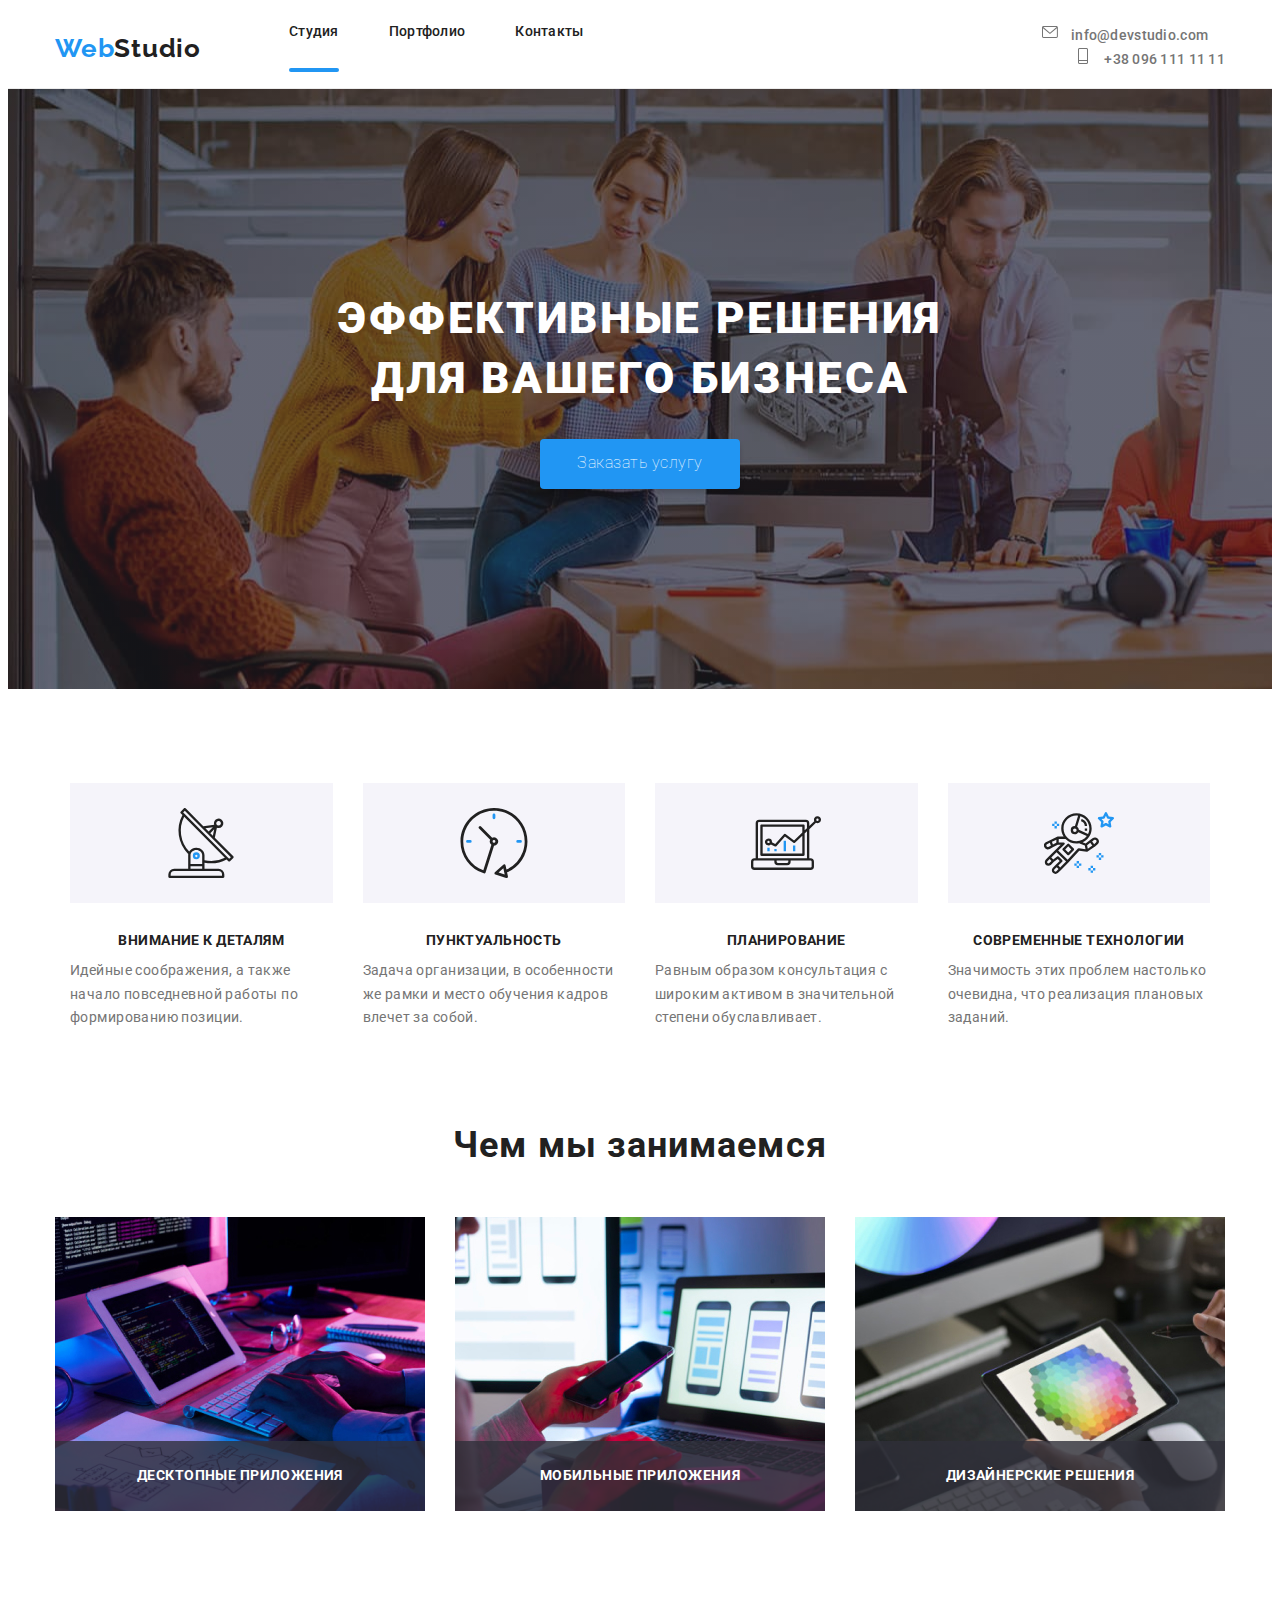
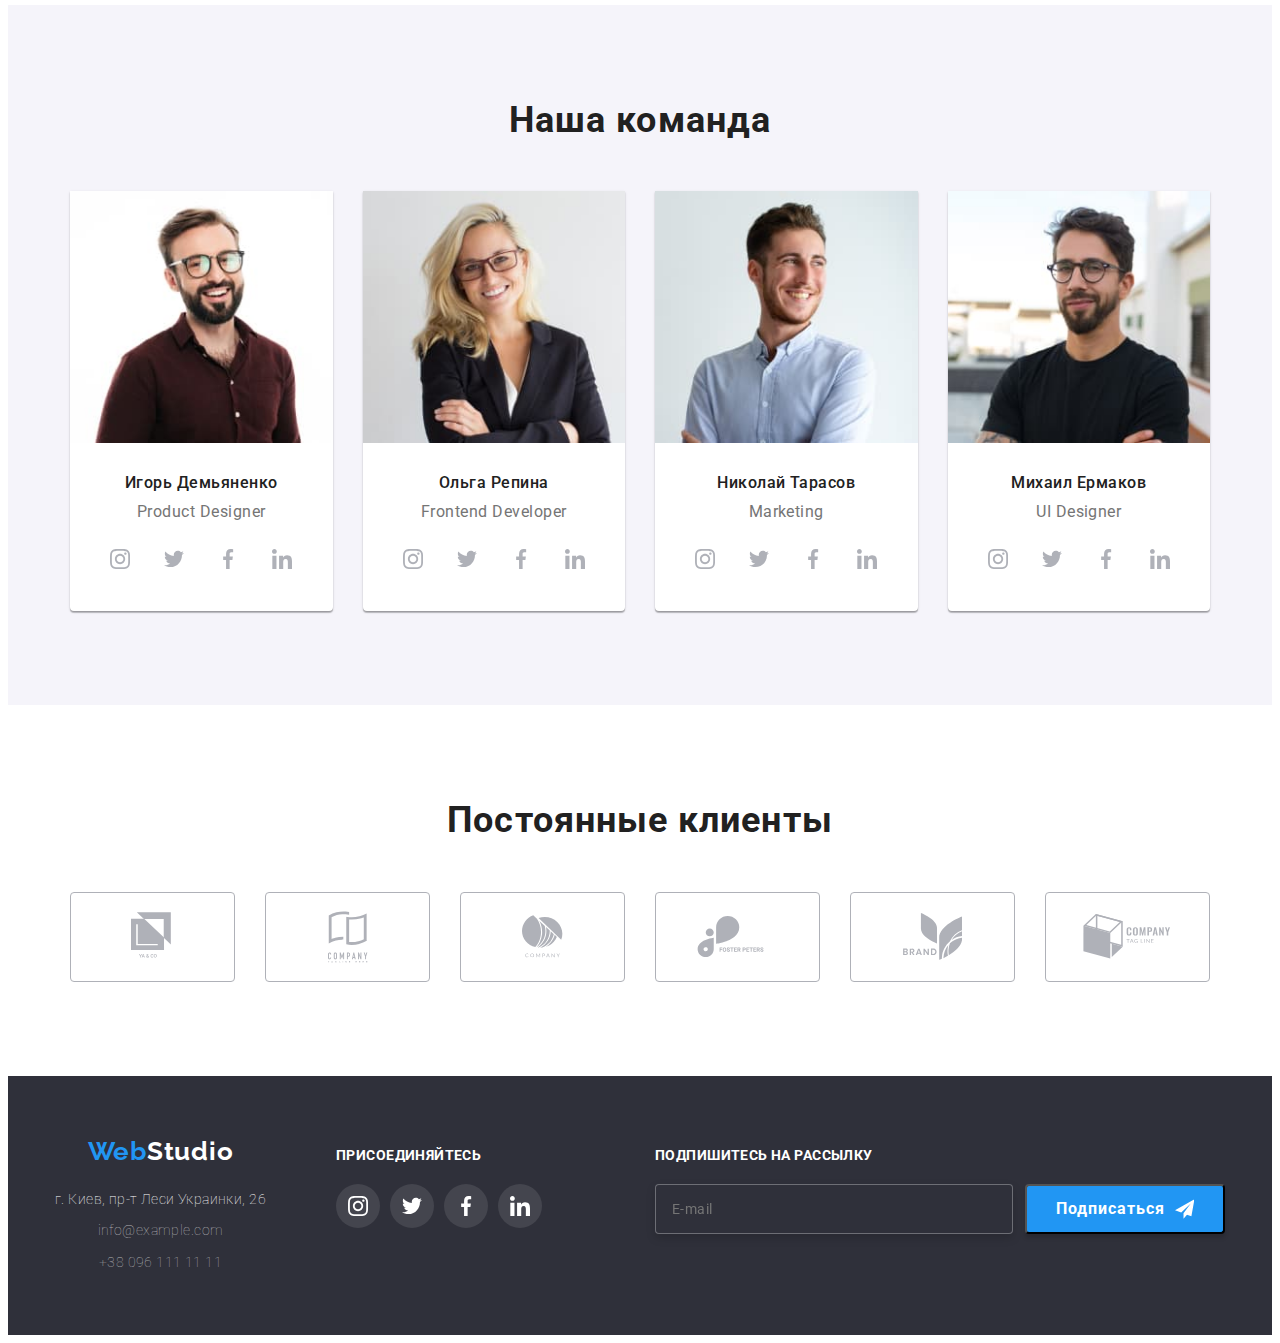
<file: index.html>
<!DOCTYPE html>
<html lang="ru">
<head>
    <meta charset="UTF-8">
    <meta name="viewport" content="width=device-width, initial-scale=1.0">
    <title>WebStudio</title>
    <link href="https://fonts.googleapis.com/css2?family=Roboto:wght@400;500;700;900&display=swap" rel="stylesheet">
    <link rel="stylesheet" href="https://cdnjs.cloudflare.com/ajax/libs/modern-normalize/1.0.0/modern-normalize.min.css"
        integrity="sha512-ISS7cAi1PEhQ8jnbJpJZMd29NlhNj4AWYyLOSp2CE/CsHxTCu+r+t0D2yoJudVrd0/8fTVPUVDzY5Tvli75u/g=="
        crossorigin="anonymous" />
    <link rel="stylesheet" href="./css/main.min.css">
</head>
<body>
    <header class="navigation">
        <div class="container">
            <nav class="main-nav">
                <a href="./index.html" class="logo">
                    <span class="logo logo-web">Web</span>Studio
                </a>
                <button 
                    type="button" 
                    class="menu-button"
                    aria-expanded="false" 
                    aria-controls="menu-container"
                    data-menu-button>
                    <svg 
                        width="40" 
                        height="40" 
                        aria-label="Переключатель мобильного меню"
                    >
                        <use class="icon-cross" href="./img/symbol-defs (2).svg#cross" />
                        <use class="icon-menu" href="./img/symbol-defs (2).svg#menu" />
                    </svg>
                </button>

                <div class="menu-container"
                id="menu-container"
                data-menu>
                    <ul class="site-nav list">
                        <li class="item psevdo-active">
                            <a href="./index.html" class="link menu-link current">Студия</a>
                        </li>
                        <li class="item">
                            <a href="./portfolio.html" class="link menu-link">Портфолио</a>
                        </li>
                        <li class="item">
                            <a href="" class="link menu-link">Контакты</a>
                        </li>
                    </ul>
                
                    <ul class="auth-nav list">
                        <li class="item">
                            <a href="mailto:info@devstudio.com" class="link contact-link">
                                <svg class="icon-contact">
                                    <use href="./img/symbol-defs (2).svg#icon-mail" />
                                </svg>
                                info@devstudio.com
                            </a>
                        </li>
                        <li class="item">
                            <a href="tel:+380961111111" class="link contact-link">
                                <svg class="icon-contact">
                                    <use href="./img/symbol-defs (2).svg#icon-tel" />
                                </svg>
                                +38 096 111 11 11
                            </a>
                        </li>
                    </ul>
                </div>
            </nav>
        </div>
    </header>

    <main>
        <section class="section hero-section">
            <div class="container">
                <h1 class="hero-title">Эффективные решения<br/>для вашего бизнеса</h1>
                <button class="button" type="button" data-modal-open>Заказать услугу</button>
            </div>
        </section>

        <section class="section">
            <h2 hidden>Направление</h2>
            <div class="container">
                <ul class="list-direction list">
                    <li class="item-direction icon-antenna">
                        <h3 class="directions">Внимание к деталям</h3>
                        <span>Идейные соображения, а также начало повседневной работы по формированию
                            позиции.</span>
                    </li>
                    <li class="item-direction icon-clock">
                        <h3 class="directions">Пунктуальность</h3>
                        <span>Задача организации, в особенности же рамки и место обучения кадров влечет за собой.</span>
                    </li>
                    <li class="item-direction icon-diagram">
                        <h3 class="directions">Планирование</h3>
                        <span>Равным образом консультация с широким активом в значительной степени обуславливает.</span>
                    </li>
                    <li class="item-direction icon-astronaut">
                        <h3 class="directions">Современные технологии</h3>
                        <span>Значимость этих проблем настолько очевидна, что реализация плановых заданий.</span>
                    </li>
                </ul>
            </div>
        </section>


        <section class="section section-todo">
            <div class="container">
                <h2 class="section-title">Чем мы занимаемся</h2>
                <ul class="list-todo list">
                    <li class="image-todo">
                        <img src="./img/about/notebook.jpg" 
                        height="294"
                        width="370"
                        alt="Прописывает код на компьютере" />
                        <p class="overlay-todo">Десктопные приложения</p>
                    </li>
                    <li class="image-todo">
                        <img src="./img/about/tel.jpg" 
                        height="294"
                        width="370"
                        alt="Проверка работоспособности на компьютере и телефоне" />
                        <p class="overlay-todo">Мобильные приложения</p>
                    </li>
                    <li class="image-todo">
                        <img src="./img/about/ipod.jpg" 
                        height="294"
                        width="370"                            
                        alt="Работает с планшетом" />
                        <p class="overlay-todo">Дизайнерские решения</p>
                    </li>
                </ul>
            </div>
        </section> 

        <section class="section team-section">
            <div class="container">
                <h2 class="section-title">Наша команда</h2>
                <ul class="list-team list">
                    <li class="team-item">
                        <picture>
                            <source srcset="./img/team/desktop/Igor_desk.jpg 1x, ./img/team/desktop/Igor_desk@2x.jpg 2x" 
                                media="(min-width: 1200px)" />
                            <source srcset="./img/team/tablet/Igor_tab.jpg 1x, ./img/team/tablet/Igor_tab@2x.jpg 2x" 
                                media="(min-width: 768px)" />
                            <source srcset="./img/team/mobile/Igor_mob.jpg 1x, ./img/team/mobile/Igor_mob@2x.jpg 2x"
                                media="(max-width: 767px)" />
                            <img class="image-team" src="./img/team/mobile/Igor_mob@1x.jpg 1x" alt="Дизайнер Игорь Демьяненко"/>
                        </picture>
                        <h3 class="name-team">Игорь Демьяненко</h3>
                        <p class="position">Product Designer</p>
                        <ul class="social-links list">
                            <li class="social-item">
                                <a class="social-link" href="https://www.instagram.com/" target="_blank" rel="noopener noreferrer">
                                    <svg class="social-icon">
                                        <use href="./img/symbol-defs (2).svg#icon-instagram-2" />
                                    </svg>
                                </a>
                            </li>
                            <li class="social-item">
                                <a class="social-link" href="https://www.twitter.com/" target="_blank" rel="noopener noreferrer">
                                    <svg class="social-icon">
                                        <use href="./img/symbol-defs (2).svg#icon-twitter-1" />
                                    </svg>
                                </a>
                            </li>
                            <li class="social-item">
                                <a class="social-link" href="https://www.facebook.com/" target="_blank" rel="noopener noreferrer">
                                    <svg class="social-icon">
                                        <use href="./img/symbol-defs (2).svg#icon-facebook-1" />
                                    </svg>
                                </a>
                            </li>
                            <li class="social-item">
                                <a class="social-link" href="https://www.linkedin.com/" target="_blank" rel="noopener noreferrer">
                                    <svg class="social-icon">
                                        <use href="./img/symbol-defs (2).svg#icon-linkedin-1" />
                                    </svg>
                                </a>
                            </li>
                        </ul>
                    </li>
                    <li class="team-item">
                        <picture>
                            <source srcset="./img/team/desktop/Olga_desk.jpg 1x, ./img/team/desktop/Olga_desk@2x.jpg 2x"
                                media="(min-width: 1200px)" />
                            <source srcset="./img/team/tablet/Olga_tab.jpg 1x, ./img/team/tablet/Olga_tab@2x.jpg 2x"
                                media="(min-width: 768px)" />
                            <source srcset="./img/team/mobile/Olga_mob.jpg 1x, ./img/team/mobile/Olga_mob@2x.jpg 2x"
                                media="(max-width: 767px)" />
                            <img class="image-team" src="./img/team/mobile/Olga_mob.jpg 1x" alt="Разработчик Ольга Репина" />
                        </picture>
                        <h3 class="name-team">Ольга Репина</h3>
                        <p class="position">Frontend Developer</p>
                        <ul class="social-links list">
                            <li class="social-item">
                                <a class="social-link" href="https://www.instagram.com/" target="_blank" rel="noopener noreferrer">
                                    <svg class="social-icon">
                                        <use href="./img/symbol-defs (2).svg#icon-instagram-2" />
                                    </svg>
                                </a>
                            </li>
                            <li class="social-item">
                                <a class="social-link" href="https://www.twitter.com/" target="_blank" rel="noopener noreferrer">
                                    <svg class="social-icon">
                                        <use href="./img/symbol-defs (2).svg#icon-twitter-1" />
                                    </svg>
                                </a>
                            </li>
                            <li class="social-item">
                                <a class="social-link" href="https://www.facebook.com/" target="_blank" rel="noopener noreferrer">
                                    <svg class="social-icon">
                                        <use href="./img/symbol-defs (2).svg#icon-facebook-1" />
                                    </svg>
                                </a>
                            </li>
                            <li class="social-item">
                                <a class="social-link" href="https://www.linkedin.com/" target="_blank" rel="noopener noreferrer">
                                    <svg class="social-icon">
                                        <use href="./img/symbol-defs (2).svg#icon-linkedin-1" />
                                    </svg>
                                </a>
                            </li>
                        </ul>
                    </li>
                    <li class="team-item">
                        <picture>
                            <source srcset="./img/team/desktop/Nikolay_desk.jpg 1x, ./img/team/desktop/Nikolay_desk@2x.jpg 2x"
                                media="(min-width: 1200px)" />
                            <source srcset="./img/team/tablet/Nikolay_tab.jpg 1x, ./img/team/tablet/Nikolay_tab@2x.jpg 2x"
                                media="(min-width: 768px)" />
                            <source srcset="./img/team/mobile/Nikolay_mob.jpg 1x, ./img/team/mobile/Nikolay_mob@2x.jpg 2x"
                                media="(max-width: 767px)" />
                            <img class="image-team" src="./img/team/mobile/Nikolay_mob.jpg 1x" alt="Маркетолог Николай Тарасов" />
                        </picture>
                        <h3 class="name-team">Николай Тарасов</h3>
                        <p class="position">Marketing</p>
                        <ul class="social-links list">
                            <li class="social-item">
                                <a class="social-link" href="https://www.instagram.com/" target="_blank" rel="noopener noreferrer">
                                    <svg class="social-icon">
                                        <use href="./img/symbol-defs (2).svg#icon-instagram-2" />
                                    </svg>
                                </a>
                            </li>
                            <li class="social-item">
                                <a class="social-link" href="https://www.twitter.com/" target="_blank" rel="noopener noreferrer">
                                    <svg class="social-icon">
                                        <use href="./img/symbol-defs (2).svg#icon-twitter-1" />
                                    </svg>
                                </a>
                            </li>
                            <li class="social-item">
                                <a class="social-link" href="https://www.facebook.com/" target="_blank" rel="noopener noreferrer">
                                    <svg class="social-icon">
                                        <use href="./img/symbol-defs (2).svg#icon-facebook-1" />
                                    </svg>
                                </a>
                            </li>
                            <li class="social-item">
                                <a class="social-link" href="https://www.linkedin.com/" target="_blank" rel="noopener noreferrer">
                                    <svg class="social-icon">
                                        <use href="./img/symbol-defs (2).svg#icon-linkedin-1" />
                                    </svg>
                                </a>
                            </li>
                        </ul>
                    </li>
                    <li class="team-item">
                        <picture>
                            <source srcset="./img/team/desktop/Michael_desk.jpg 1x, ./img/team/desktop/Michael_desk@2x.jpg 2x"
                                media="(min-width: 1200px)" />
                            <source srcset="./img/team/tablet/Michael_tab.jpg 1x, ./img/team/tablet/Michael_tab@2x.jpg 2x"
                                media="(min-width: 768px)" />
                            <source srcset="./img/team/mobile/Michael_mob.jpg 1x, ./img/team/mobile/Michael_mob@2x.jpg 2x"
                                media="(max-width: 767px)" />
                            <img class="image-team" src="./img/team/mobile/Michael_mob.jpg 1x" alt="Дизайнер Михаил Ермаков" />
                        </picture>
                        <h3 class="name-team">Михаил Ермаков</h3>
                        <p class="position">UI Designer</p>
                        <ul class="social-links list">
                            <li class="social-item">
                                <a class="social-link" href="https://www.instagram.com/" target="_blank" rel="noopener noreferrer">
                                    <svg class="social-icon">
                                        <use href="./img/symbol-defs (2).svg#icon-instagram-2" />
                                    </svg>
                                </a>
                            </li>
                            <li class="social-item">
                                <a class="social-link" href="https://www.twitter.com/" target="_blank" rel="noopener noreferrer">
                                    <svg class="social-icon">
                                        <use href="./img/symbol-defs (2).svg#icon-twitter-1" />
                                    </svg>
                                </a>
                            </li>
                            <li class="social-item">
                                <a class="social-link" href="https://www.facebook.com/" target="_blank" rel="noopener noreferrer">
                                    <svg class="social-icon">
                                        <use href="./img/symbol-defs (2).svg#icon-facebook-1" />
                                    </svg>
                                </a>
                            </li>
                            <li class="social-item">
                                <a class="social-link" href="https://www.linkedin.com/" target="_blank" rel="noopener noreferrer">
                                    <svg class="social-icon">
                                        <use href="./img/symbol-defs (2).svg#icon-linkedin-1" />
                                    </svg>
                                </a>
                            </li>
                        </ul>
                    </li>
                </ul>
            </div>
        </section>

        <section class="section">
            <div class="container">
                <h2 class="section-title">Постоянные клиенты</h2>
                <ul class="list customers">
                    <li class="customer-item">
                        <a class="customer-link link" href="">
                            <svg class="icon-customer icon-yaco">
                                <use href="./img/symbol-defs (2).svg#icon-yaco" />
                            </svg>
                        </a>
                    </li>
                    <li class="customer-item">
                        <a class="customer-link" href="">
                            <svg class="icon-customer icon-company_tag_here">
                                <use href="./img/symbol-defs (2).svg#icon-company_tag_here" />
                            </svg>
                        </a>
                    </li>
                    <li class="customer-item">
                        <a class="customer-link" href="">
                            <svg class="icon-customer icon-company">
                                <use href="./img/symbol-defs (2).svg#icon-company" />
                            </svg>
                        </a>
                    </li>
                    <li class="customer-item">
                        <a class="customer-link" href="">
                            <svg class="icon-customer icon-foster_peters">
                                <use href="./img/symbol-defs (2).svg#icon-foster_peters" />
                            </svg>
                        </a>
                    </li>
                    <li class="customer-item">
                        <a class="customer-link" href="">
                            <svg class="icon-customer icon-brand">
                                <use href="./img/symbol-defs (2).svg#icon-brand" />
                            </svg>
                        </a>
                    </li>
                    <li class="customer-item">
                        <a class="customer-link" href="">
                            <svg class="icon-customer icon-company_tag_line">
                                <use href="./img/symbol-defs (2).svg#icon-company_tag_line" />
                            </svg>
                        </a>
                    </li>
                </ul>
            </div>
        </section>
    </main>

    <footer class="footer">
        <div class="container">
        <div class="footer-contact-part">
            <div class="footer-widget">
                <p class="logo-footer"><a href="" class="logo-white logo">
                    <span class="logo logo-web">Web</span>Studio</a>
                </p>
                <ul class="list footer-list">
                    <li class="footer-contacts-link">
                        <a href="https://goo.gl/maps/QSxvcTna7RhHoLni9" target="blank" rel="noopener noreferer" class="link adress">г. Киев, пр-т Леси Украинки, 26</a></li>
                    <li class="footer-contacts-link">
                        <a href="mailto:info@example.com" class="link footer-contacts">info@example.com</a></li>
                    <li class="footer-contacts-link">
                        <a href="tel:+380991111111" class="link footer-contacts">+38 096 111 11 11</a></li>
                </ul>
            </div>
            <div class="footer-links">
                <h2 class="join">Присоединяйтесь</h2>
                <ul class="social-links list">
                        <li class="social-item-footer">
                            <a class="social-link-footer" href="https://www.instagram.com/" target="_blank" rel="noopener noreferrer">
                                <svg class="social-icon-footer">
                                    <use href="./img/symbol-defs (2).svg#icon-instagram-2" />
                                </svg>
                            </a>
                        </li>
                        <li class="social-item">
                            <a class="social-link-footer" href="https://www.twitter.com/" target="_blank" rel="noopener noreferrer">
                                <svg class="social-icon-footer">
                                    <use href="./img/symbol-defs (2).svg#icon-twitter-1" />
                                </svg>
                            </a>
                        </li>
                        <li class="social-item">
                            <a class="social-link-footer" href="https://www.facebook.com/" target="_blank" rel="noopener noreferrer">
                                <svg class="social-icon-footer">
                                    <use href="./img/symbol-defs (2).svg#icon-facebook-1" />
                                </svg>
                            </a>
                        </li>
                        <li class="social-item">
                            <a class="social-link-footer" href="https://www.linkedin.com/" target="_blank" rel="noopener noreferrer">
                                <svg class="social-icon-footer">
                                    <use href="./img/symbol-defs (2).svg#icon-linkedin-1" />
                                </svg>
                            </a>
                        </li>
                </ul>
            </div>
        </div>
        <div class="subscribe">
            <h2 class="join">Подпишитесь на рассылку</h2>
            <form class="subscribe-form" action="./telegram.php" method="POST" >
                <input class="subscribe-input" type="e-mail" name="user_mail" placeholder="E-mail" />
                <button type="submit" class="subscribe-button">Подписаться
                    <svg class="icon-send">
                    <use href="./img/symbol-defs (2).svg#icon-send" />
                    </svg>
                </button>
            </form>
        </div>
        </div>
    </footer>

    <div class="backdrop is-hidden" data-modal>
        <div class="modal">
            <button class="btn-close" type="button" data-modal-close>
                <svg class="img-close">
                    <use href="./img/symbol-defs (2).svg#modal-window" />
                </svg>
            </button>
            <h3 class="request-title">Оставьте свои данные, мы вам перезвоним</h3>
            <form class="request-form">
                <ul class="list list-request">
                <li class="form-field">
                    <label for="name" class="label-form">Имя</label>
                    <input class="input-form" type="text" name="name" id="name" />
                    <svg class="name-icon">
                        <use href="./img/symbol-defs (2).svg#name" />
                    </svg>
                </li>
                <li class="form-field">
                    <label for="tel" class="label-form">Телефон</label>
                    <input class="input-form" type="tel" name="tel" id="tel" />
                    <svg class="name-icon">
                        <use href="./img/symbol-defs (2).svg#tel" />
                    </svg>
                </li>
                <li class="form-field">
                    <label for="mail" class="label-form">Почта</label>
                    <input class="input-form" type="email" name="mail" id="mail" />
                    <svg class="name-icon">
                        <use href="./img/symbol-defs (2).svg#mail" />
                    </svg>
                </li>
                <li class="form-field">
                    <label for="comment" class="label-form">Комментарий</label>
                    <textarea class="textarea-form" name="comment" id="comment" placeholder="Введите текст"></textarea>
                </li>
            </ul>
                <label class="label-check">
                    <input class="checkbox" type="checkbox" name="" />
                    <span class="icon"></span>
                    Соглашаюсь с рассылкой и принимаю
                        <a class="conditions" href="">Условия договора</a>
                </label>

                <div class="form-button">
                    <button class="button form-button" type="submit">Отправить</button>
                </div>
            </form>
            
        </div>
    </div>
    <script src="./js/menu.js"></script>
    <script src="./js/modal.js"></script>

</body>
</html>
</file>
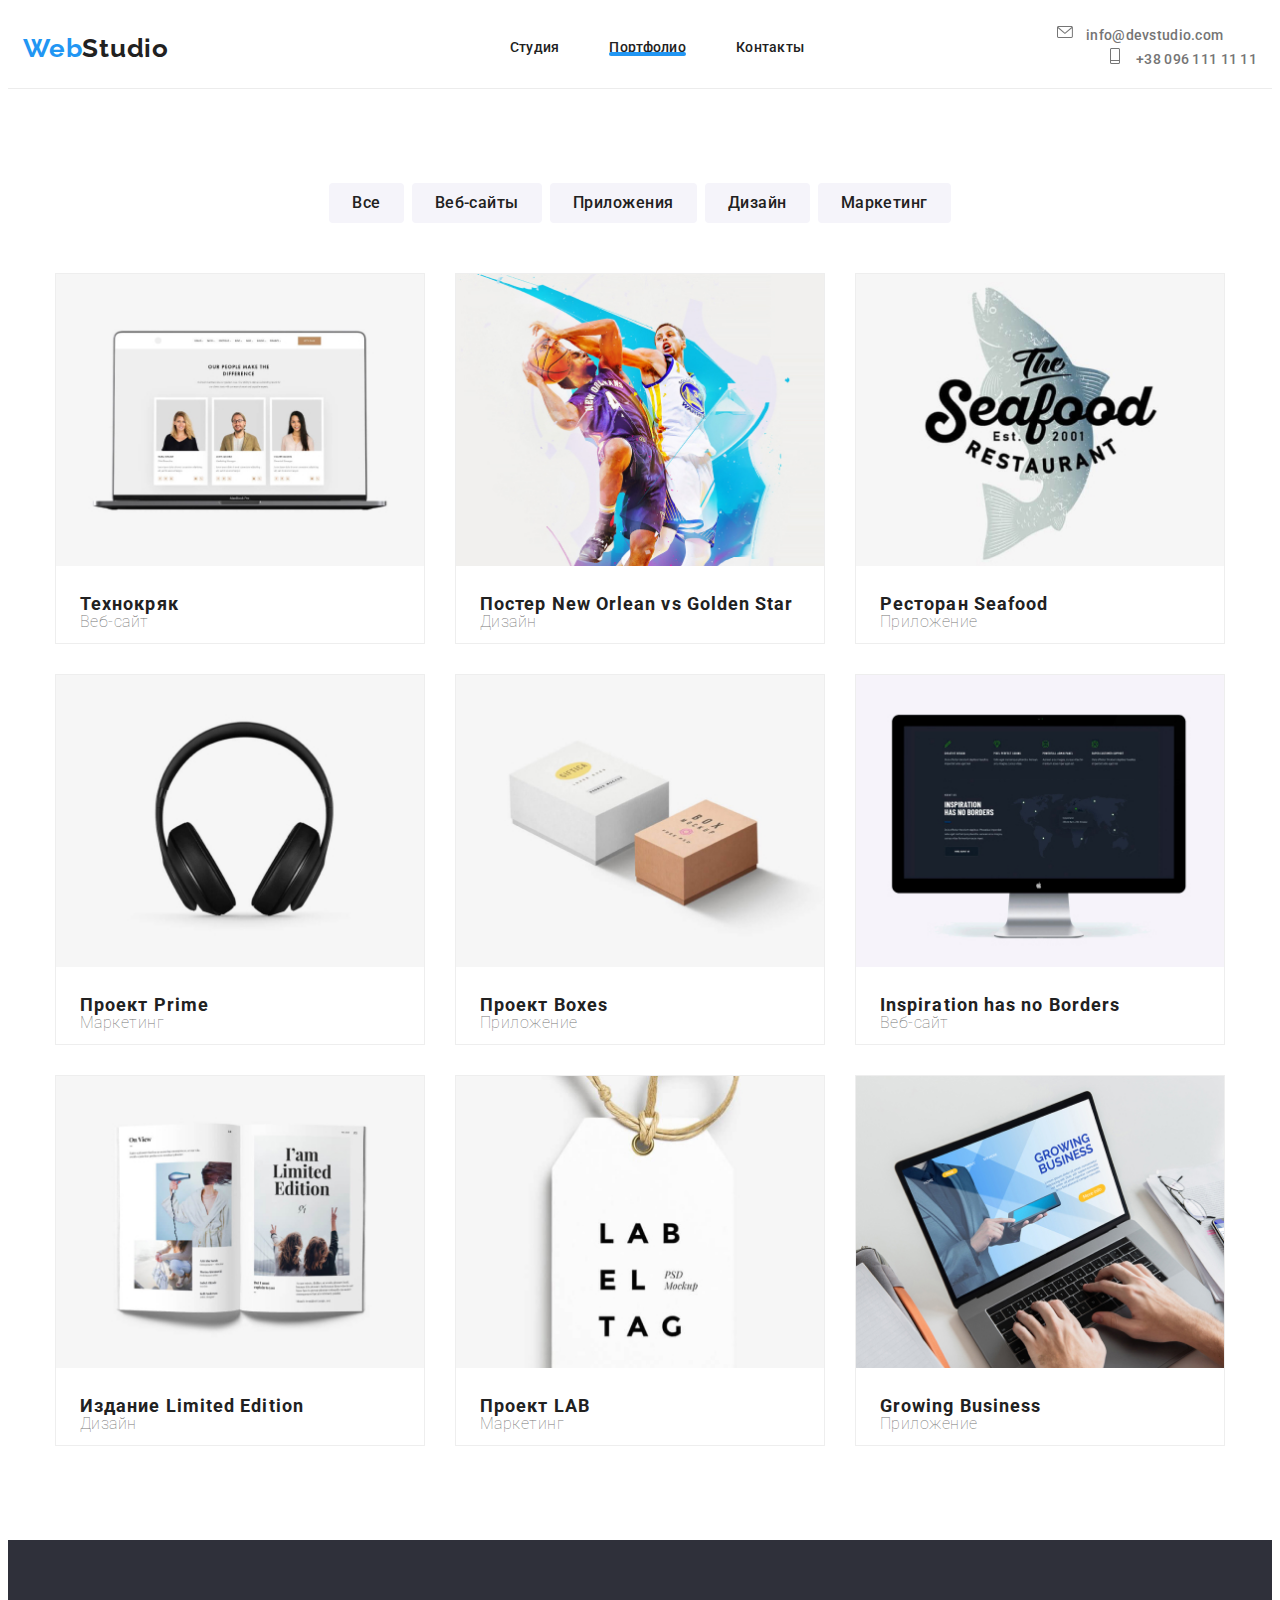
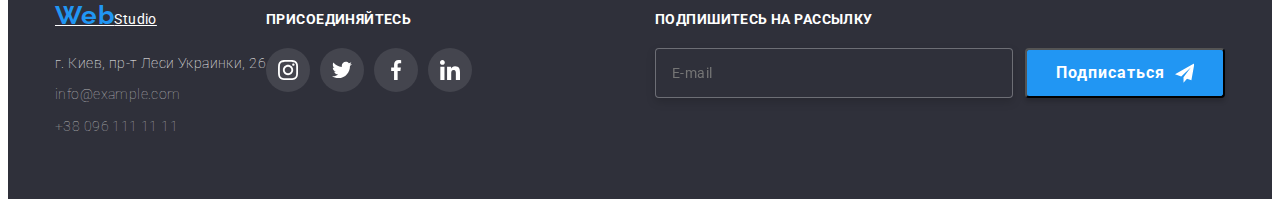
<file: portfolio.html>
<!DOCTYPE html>
<html lang="ru">

<head>
  <meta charset="UTF-8">
  <meta name="viewport" content="width=device-width, initial-scale=1.0">
  <title>WebStudio</title>
  <link href="https://fonts.googleapis.com/css2?family=Roboto:wght@400;500;700;900&display=swap" rel="stylesheet">
  <link rel="stylesheet" href="https://cdnjs.cloudflare.com/ajax/libs/modern-normalize/1.0.0/modern-normalize.min.css"
    integrity="sha512-ISS7cAi1PEhQ8jnbJpJZMd29NlhNj4AWYyLOSp2CE/CsHxTCu+r+t0D2yoJudVrd0/8fTVPUVDzY5Tvli75u/g=="
    crossorigin="anonymous" />
  <link rel="stylesheet" href="./css/portfolio.min.css">
</head>

<body>
    <header class="navigation">
      <nav class="container main-nav">
        <a href="./index.html" class="logo">
          <span class="logo logo-web">Web</span>Studio
        </a>
    
        <ul class="site-nav list">
          <li class="item">
            <a href="./index.html" class="link menu-link">Студия</a>
          </li>
          <li class="item psevdo-active">
            <a href="./portfolio.html" class="link menu-link current">Портфолио</a>
          </li>
          <li class="item">
            <a href="" class="link menu-link">Контакты</a>
          </li>
        </ul>
    
        <ul class="auth-nav list">
          <li class="item">
            <a href="mailto:info@devstudio.com" class="link contact-link">
              <svg class="icon-contact">
                <use href="./img/symbol-defs (2).svg#icon-mail" />
              </svg>
              info@devstudio.com
            </a>
          </li>
          <li class="item">
            <a href="tel:+380961111111" class="link contact-link">
              <svg class="icon-contact">
                <use href="./img/symbol-defs (2).svg#icon-tel" />
              </svg>
              +38 096 111 11 11
            </a>
          </li>
        </ul>
    
      </nav>
    </header>



  <main>
    <section>
      <div class="prod-container container">
          <h1 hidden>Работы</h1>
            <ul class="list-direction-port list">
              <li class="button-menu-list"><button class="list-button" type="button">Все</button></li>
              <li class="button-menu-list"><button class="list-button" type="button">Веб-сайты</button></li>
              <li class="button-menu-list"><button class="list-button" type="button">Приложения</button></li>
              <li class="button-menu-list"><button class="list-button" type="button">Дизайн</button></li>
              <li class="button-menu-list"><button class="list-button" type="button">Маркетинг</button></li>
            </ul>

          <ul class="list-products list">
            <li class="products">
              <a class="prod-link link" href="">
                <div class="overlay-cotainer">
                  <img src="./img/portfolio/technokryak.jpg" 
                  height="294"
                  width="370"
                  alt="Технокряк" />
                  <p class="product-overlay">Технокряк это современная площадка распространения коронавируса. Компании используют эту платформу для цифрового
                  шпионажа и атак на защищённые сервера конкурентов.</p>
                </div>
                <div class="description">
                  <h2 class="product-name">Технокряк</h2>
                  <p class="category">Веб-сайт</p>
                </div>
              </a>
            </li>
            <li class="products">
              <a class="prod-link link" href="">
                <div class="overlay-cotainer">
                  <img src="./img/portfolio/poster.jpg" 
                  height="294"
                  width="370"
                  alt="Постер" />
                  <p class="product-overlay">Технокряк это современная площадка распространения коронавируса. Компании используют эту
                    платформу для цифрового
                    шпионажа и атак на защищённые сервера конкурентов.</p>
                </div>
                <div class="description">
                  <h2 class="product-name">Постер New Orlean vs Golden Star</h2>
                  <p class="category">Дизайн</p>
                </div>
              </a>
            </li>
            <li class="products">
              <a class="prod-link link" href="">
                <div class="overlay-cotainer">
                  <img src="./img/portfolio/restaurant.jpg" 
                  height="294"
                  width="370"
                  alt="Логотип ресторана" />
                  <p class="product-overlay">Технокряк это современная площадка распространения коронавируса. Компании используют эту
                    платформу для цифрового
                    шпионажа и атак на защищённые сервера конкурентов.</p>
                </div>
                <div class="description">
                  <h2 class="product-name">Ресторан Seafood</h2>
                  <p class="category">Приложение</p>
                </div>
              </a>
            </li>
            <li class="products">
              <a class="prod-link link" href="">
                <div class="overlay-cotainer">
                  <img src="./img/portfolio/prime.jpg" 
                  height="294"
                  width="370"
                  alt="Наушники" />
                  <p class="product-overlay">Технокряк это современная площадка распространения коронавируса. Компании используют эту
                    платформу для цифрового
                    шпионажа и атак на защищённые сервера конкурентов.</p>
                </div>
                <div class="description">
                  <h2 class="product-name">Проект Prime</h2>
                  <p class="category">Маркетинг</p>
                </div>
              </a>
            </li>
            <li class="products">
              <a class="prod-link link" href="">
                <div class="overlay-cotainer">
                  <img src="./img/portfolio/boxes.jpg"
                  height="294"
                  width="370"
                  alt="Коробки" />
                  <p class="product-overlay">Технокряк это современная площадка распространения коронавируса. Компании используют эту
                    платформу для цифрового
                    шпионажа и атак на защищённые сервера конкурентов.</p>
                </div>
                <div class="description">
                  <h2 class="product-name">Проект Boxes</h2>
                  <p class="category">Приложение</p>
                </div>
              </a>
            </li>
            <li class="products">
              <a class="prod-link link" href="">
                <div class="overlay-cotainer">
                  <img src="./img/portfolio/no-borders.jpg" 
                  height="294"
                  width="370"
                  alt="Монитор" />
                  <p class="product-overlay">Технокряк это современная площадка распространения коронавируса. Компании используют эту
                    платформу для цифрового
                    шпионажа и атак на защищённые сервера конкурентов.</p>
                </div>
                <div class="description">
                  <h2 class="product-name">Inspiration has no Borders</h2>
                  <p class="category">Веб-сайт</p>
                </div>
              </a>
            </li>
            <li class="products">
              <a class="prod-link link" href="">
                <div class="overlay-cotainer">
                  <img src="./img/portfolio/lim-edition.jpg" 
                  height="294"
                  width="370"
                  alt="Книга" />
                  <p class="product-overlay">Технокряк это современная площадка распространения коронавируса. Компании используют эту
                    платформу для цифрового
                    шпионажа и атак на защищённые сервера конкурентов.</p>
                </div>
                <div class="description">
                  <h2 class="product-name">Издание Limited Edition</h2>
                  <p class="category">Дизайн</p>
                </div>
              </a>
            </li>
            <li class="products">
              <a class="prod-link link" href="">
                <div class="overlay-cotainer">
                  <img src="./img/portfolio/lab.jpg" 
                  height="294"
                  width="370"
                  alt="Лого" />
                  <p class="product-overlay">Технокряк это современная площадка распространения коронавируса. Компании используют эту
                    платформу для цифрового
                    шпионажа и атак на защищённые сервера конкурентов.</p>
                </div>
                <div class="description">
                  <h2 class="product-name">Проект LAB</h2>
                  <p class="category">Маркетинг</p>
                </div>
              </a>
            </li>
            <li class="products">
              <a class="prod-link link" href="">
                <div class="overlay-cotainer">
                  <img src="./img/portfolio/growing.jpg" 
                  height="294"
                  width="370"
                  alt="Ноутбук" />
                  <p class="product-overlay">Технокряк это современная площадка распространения коронавируса. Компании используют эту
                    платформу для цифрового
                    шпионажа и атак на защищённые сервера конкурентов.</p>
                </div>
                <div class="description">
                  <h2 class="product-name">Growing Business</h2>
                  <p class="category">Приложение</p>
                </div>
              </a>
            </li>
          </ul>
      </div>
    </section>
  </main>

    <footer class="footer">
      <div class="container footer-container">
        <div>
          <div class="logo-footer">
            <p><a href="" class="logo-white">
                <span class="logo logo-web">Web</span>Studio</a> </p>
          </div>
          <div>
            <ul class="list">
              <li class="footer-contacts-link">
                <a href="https://goo.gl/maps/QSxvcTna7RhHoLni9" target="blank" rel="noopener noreferer"
                  class="link adress">г. Киев, пр-т Леси Украинки, 26</a></li>
              <li class="footer-contacts-link">
                <a href="mailto:info@example.com" class="link footer-contacts">info@example.com</a></li>
              <li class="footer-contacts-link">
                <a href="tel:+380991111111" class="link footer-contacts">+38 096 111 11 11</a></li>
            </ul>
          </div>
        </div>
        <div class="footer-links">
          <h2 class="join">Присоединяйтесь</h2>
          <ul class="social-links list">
            <li class="social-item-footer">
              <a class="social-link-footer" href="https://www.instagram.com/" target="_blank" rel="noopener noreferrer">
                <svg class="social-icon-footer">
                  <use href="./img/symbol-defs (2).svg#icon-instagram-2" />
                </svg>
              </a>
            </li>
            <li class="social-item">
              <a class="social-link-footer" href="https://www.twitter.com/" target="_blank" rel="noopener noreferrer">
                <svg class="social-icon-footer">
                  <use href="./img/symbol-defs (2).svg#icon-twitter-1" />
                </svg>
              </a>
            </li>
            <li class="social-item">
              <a class="social-link-footer" href="https://www.facebook.com/" target="_blank" rel="noopener noreferrer">
                <svg class="social-icon-footer">
                  <use href="./img/symbol-defs (2).svg#icon-facebook-1" />
                </svg>
              </a>
            </li>
            <li class="social-item">
              <a class="social-link-footer" href="https://www.linkedin.com/" target="_blank" rel="noopener noreferrer">
                <svg class="social-icon-footer">
                  <use href="./img/symbol-defs (2).svg#icon-linkedin-1" />
                </svg>
              </a>
            </li>
          </ul>
        </div>
        <div class="subscribe">
          <h2 class="join">Подпишитесь на рассылку</h2>
          <form class="subscribe-form" action="./telegram.php" method="POST">
            <!-- <a class="subscribe-form"> -->
            <input class="subscribe-input" type="e-mail" name="user_mail" placeholder="E-mail" />
            <!-- <div class="subscribe-but"> -->
            <button type="submit" class="subscribe-button">Подписаться
              <svg class="icon-send">
                <use href="./img/symbol-defs (2).svg#icon-send" />
              </svg>
            </button>
            <!-- </div> -->
            <!-- </a> -->
          </form>
        </div>
      </div>
    </footer>
</body>
</html>
</file>
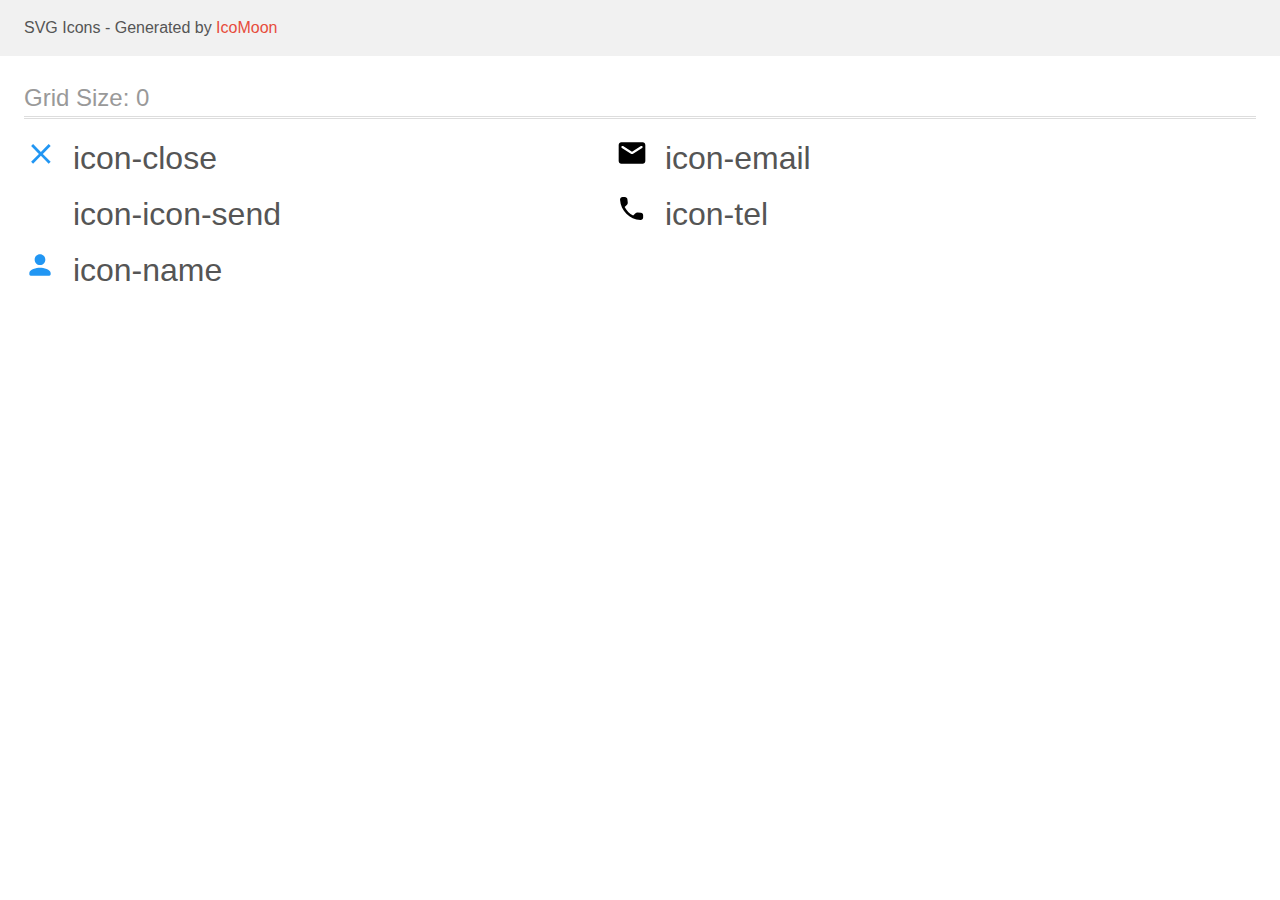
<file: img/icomoon/demo.html>
<!doctype html>
<html>
<head>
    <title>IcoMoon - SVG Icons</title>
    <meta charset="utf-8">
    <meta name="viewport" content="width=device-width, initial-scale=1">
    <link rel="stylesheet" href="demo-files/demo.css">
    <link rel="stylesheet" href="style.css">
</head>
<body>
<svg aria-hidden="true" style="position: absolute; width: 0; height: 0; overflow: hidden;" version="1.1" xmlns="http://www.w3.org/2000/svg" xmlns:xlink="http://www.w3.org/1999/xlink">
<defs>
<symbol id="icon-close" viewBox="0 0 32 32">
<path fill="#2196f3" style="fill: var(--color1, #2196f3)" d="M26.667 9.081l-1.97-1.97-7.808 7.808-7.808-7.808-1.97 1.97 7.808 7.808-7.808 7.808 1.97 1.97 7.808-7.808 7.808 7.808 1.97-1.97-7.808-7.808 7.808-7.808z"></path>
</symbol>
<symbol id="icon-email" viewBox="0 0 32 32">
<path d="M26.667 5.333h-21.333c-1.467 0-2.653 1.2-2.653 2.667l-0.013 16c0 1.467 1.2 2.667 2.667 2.667h21.333c1.467 0 2.667-1.2 2.667-2.667v-16c0-1.467-1.2-2.667-2.667-2.667zM26.133 11l-9.427 5.893c-0.427 0.267-0.987 0.267-1.413 0l-9.427-5.893c-0.333-0.213-0.533-0.573-0.533-0.96 0-0.893 0.973-1.427 1.733-0.96l8.933 5.587 8.933-5.587c0.76-0.467 1.733 0.067 1.733 0.96 0 0.387-0.2 0.747-0.533 0.96z"></path>
</symbol>
<symbol id="icon-icon-send" viewBox="0 0 32 32">
<path fill="#fff" style="fill: var(--color2, #fff)" d="M32 0l-32 18 10.227 3.788 15.773-14.788-11.998 16.186 0.010 0.004-0.012-0.004v8.814l5.735-6.691 7.265 2.691 5-28z"></path>
</symbol>
<symbol id="icon-tel" viewBox="0 0 32 32">
<path d="M24.882 19.773l-3.268-0.373c-0.785-0.090-1.557 0.18-2.11 0.733l-2.367 2.367c-3.641-1.853-6.626-4.825-8.478-8.478l2.38-2.38c0.553-0.553 0.823-1.325 0.733-2.11l-0.373-3.242c-0.154-1.299-1.248-2.277-2.56-2.277h-2.226c-1.454 0-2.663 1.209-2.573 2.663 0.682 10.987 9.469 19.761 20.443 20.443 1.454 0.090 2.663-1.119 2.663-2.573v-2.226c0.013-1.299-0.965-2.393-2.264-2.547z"></path>
</symbol>
<symbol id="icon-name" viewBox="0 0 32 32">
<path fill="#2196f3" style="fill: var(--color1, #2196f3)" d="M16 16c2.947 0 5.333-2.387 5.333-5.333s-2.387-5.333-5.333-5.333c-2.947 0-5.333 2.387-5.333 5.333s2.387 5.333 5.333 5.333zM16 18.667c-3.56 0-10.667 1.787-10.667 5.333v1.333c0 0.733 0.6 1.333 1.333 1.333h18.667c0.733 0 1.333-0.6 1.333-1.333v-1.333c0-3.547-7.107-5.333-10.667-5.333z"></path>
</symbol>
</defs>
</svg>

<header class="bgc1 clearfix">
<div class="mhl">
    <p>SVG Icons - Generated by <a href="https://icomoon.io/app">IcoMoon</a></p>
</div>
</header>
    <div class="clearfix mhl ptl">
        <h1 class="mvm mtn fgc1">Grid Size: 0</h1>
        <div class="glyph fs1">
            <div class="clearfix pbs">
                <svg class="icon icon-close"><use xlink:href="#icon-close"></use></svg><span class="name"> icon-close</span>
            </div>
        </div>
        <div class="glyph fs1">
            <div class="clearfix pbs">
                <svg class="icon icon-email"><use xlink:href="#icon-email"></use></svg><span class="name"> icon-email</span>
            </div>
        </div>
        <div class="glyph fs1">
            <div class="clearfix pbs">
                <svg class="icon icon-icon-send"><use xlink:href="#icon-icon-send"></use></svg><span class="name"> icon-icon-send</span>
            </div>
        </div>
        <div class="glyph fs1">
            <div class="clearfix pbs">
                <svg class="icon icon-tel"><use xlink:href="#icon-tel"></use></svg><span class="name"> icon-tel</span>
            </div>
        </div>
        <div class="glyph fs1">
            <div class="clearfix pbs">
                <svg class="icon icon-name"><use xlink:href="#icon-name"></use></svg><span class="name"> icon-name</span>
            </div>
        </div>
  </div>
<script defer src="svgxuse.js"></script>
</body>
</html>
</file>
<file: img/icomoon/demo-files/demo.css>
body {
  padding: 0;
  margin: 0;
  font-family: sans-serif;
  font-size: 1em;
  line-height: 1.5;
  color: #555;
  background: #fff;
}
h1 {
  font-size: 1.5em;
  font-weight: normal;
  box-shadow: 0 1px #ddd, 0 2px #fff, 0 3px #ddd;
}
small {
  font-size: .66666667em;
}
a {
  color: #e74c3c;
  text-decoration: none;
}
a:hover, a:focus {
  box-shadow: 0 1px #e74c3c;
}
.bshadow0, input {
  box-shadow: inset 0 -2px #e7e7e7;
}
input:hover {
  box-shadow: inset 0 -2px #ccc;
}
input, fieldset {
  font-size: 1em;
  margin: 0;
  padding: 0;
  border: 0;
}
input {
  color: inherit;
  line-height: 1.5;
  height: 1.5em;
  padding: .25em 0;
}
input:focus {
  outline: none;
  box-shadow: inset 0 -2px #449fdb;
}
.glyph {
  font-size: 16px;
  margin-right: 1.5em;
  float: left;
  width: 17em;
}
svg {
  color: #000;
}
.liga {
  width: 80%;
  width: calc(100% - 2.5em);
}
.talign-right {
  text-align: right;
}
.talign-center {
  text-align: center;
}
.bgc1 {
  background: #f1f1f1;
}
.fgc0 {
  color: #000;
}
.fgc1 {
  color: #999;
}
p {
  margin-top: 1em;
  margin-bottom: 1em;
}
.mvm {
  margin-top: .75em;
  margin-bottom: .75em;
}
.mtn {
  margin-top: 0;
}
.mtl, .mal {
  margin-top: 1.5em;
}
.mbl, .mal {
  margin-bottom: 1.5em;
}
.mal, .mhl {
  margin-left: 1.5em;
  margin-right: 1.5em;
}
.mhmm {
  margin-left: 1em;
  margin-right: 1em;
}
.ptl {
  padding-top: 1.5em;
}
.pbs, .pvs {
  padding-bottom: .25em;
}
.pvs, .pts {
  padding-top: .25em;
}
.unit {
  float: left;
}
.unitRight {
  float: right;
}
.size1of2 {
  width: 50%;
}
.size1of1 {
  width: 100%;
}
.clearfix:before, .clearfix:after {
  content: " ";
  display: table;
}
.clearfix:after {
  clear: both;
}
.hidden-true {
  display: none;
}
.textbox0 {
  width: 3em;
  background: #f1f1f1;
  padding: .25em .5em;
  line-height: 1.5;
  height: 1.5em;
}
.fs0 {
  font-size: 16px;
}
.fs1 {
  font-size: 32px;
}
.name {
  margin-left: .25em;
}
</file>
<file: img/icomoon/style.css>
.icon {
  display: inline-block;
  width: 1em;
  height: 1em;
  stroke-width: 0;
  stroke: currentColor;
  fill: currentColor;
}

/* ==========================================
Single-colored icons can be modified like so:
.icon-name {
  font-size: 32px;
  color: red;
}
========================================== */
</file>
<file: css/main.min.css>
@font-face{font-family:"Raleway";font-style:normal;font-weight:700;src:url("../fonts/raleway-v18-latin-700.eot");src:local(""),url("../fonts/raleway-v18-latin-700.eot?#iefix") format("embedded-opentype"),url("../fonts/raleway-v18-latin-700.woff2") format("woff2"),url("../fonts/raleway-v18-latin-700.woff") format("woff"),url("../fonts/raleway-v18-latin-700.ttf") format("truetype"),url("../fonts/raleway-v18-latin-700.svg#Raleway") format("svg")}html{box-sizing:border-box}*,*::before,*::after{box-sizing:inherit}h1,h2,h3,p{margin-top:0;margin-bottom:0}body *{font-family:"Roboto", sans-serif;font-size:14px;font-weight:400;line-height:1.71;letter-spacing:.03em;color:#757575}img{display:block;width:100%;height:auto}.list{list-style:none;padding:0;margin:0}.container{width:100%;padding-left:15px;padding-right:15px;margin:0 auto}@media (min-width: 480px){.container{width:480px}}@media (min-width: 768px){.container{width:768px}}@media (min-width: 1200px){.container{width:1200px}}.link{color:#757575;fill:#757575;text-decoration:none;align-items:center;transition:250ms cubic-bezier(0.4, 0, 0.2, 1)}.link:hover,.link:focus{color:#2196f3;fill:#2196f3}.section{padding-top:60px;padding-bottom:60px;width:100%}@media (min-width: 1200px){.section{padding-top:94px;padding-bottom:94px}}.contact-link{font-size:14px;font-weight:500;line-height:1.14;letter-spacing:.02em;color:#757575}.section-title{margin-bottom:30px;font-size:28px;font-weight:700;line-height:1.17;letter-spacing:.03em;text-align:center;color:#212121}@media (min-width: 1200px){.section-title{font-size:36px;margin-bottom:50px}}.psevdo-active{position:relative}.psevdo-active:after{display:block;content:"";position:absolute;width:100%;height:4px;margin-left:auto;margin-right:auto;bottom:0px;background:#2196f3;border-radius:2px}.current:visited{color:#2196f3}.logo{font-family:"Raleway", sans-serif;font-size:24px;font-weight:700;line-height:1.19;letter-spacing:.03em;text-decoration:none;color:#212121}@media (min-width: 1200px){.logo{font-size:26px;font-weight:700;line-height:1.19;letter-spacing:.03em}}.logo-web{color:#2196f3}.logo-footer{margin-bottom:20px}.logo-white{color:#fff}.button{display:inline-block;align-items:center;justify-content:center;padding:10px 32px;width:200px;height:50px;box-shadow:0px 4px 4px rgba(0,0,0,0.15);border:1px solid transparent;border-radius:4px;cursor:pointer;font-family:inherit;font-size:16px;font-weight:1.87;line-height:.06em;letter-spacing:.03em;color:#fff;background-color:#2196f3;transition:250ms cubic-bezier(0.4, 0, 0.2, 1)}.button:hover,.button:focus{color:#2196f3;background-color:#fff}.menu-button{margin-left:auto;display:inline-flex;margin:0;padding:0;border:none;background-color:transparent}.menu-button .icon-cross{display:none}@media (min-width: 768px){.menu-button{display:none}}.menu-button:hover .icon-menu{fill:#2196f3}.menu-button:hover .icon-cross{fill:#2196f3}.menu-button.is-open .icon-cross{display:block}.menu-button.is-open .icon-menu{display:none}.subscribe-button{display:inline-flex;align-items:center;justify-content:center;position:relative;width:200px;height:50px;padding:13px 29px;color:#fff;font-size:16px;font-weight:700;line-height:1.87;letter-spacing:.06em;background:#2196f3;box-shadow:0px 4px 4px rgba(0,0,0,0.15);border-radius:4px;transition:250ms cubic-bezier(0.4, 0, 0.2, 1)}.subscribe-button:hover,.subscribe-button:focus{background-color:#fff;color:#2196f3;fill:#2196f3}.subscribe-button:hover .icon-send,.subscribe-button:focus .icon-send{fill:#2196f3}.icon-send{width:24px;height:24px;margin-left:10px;fill:#fff;transition:250ms cubic-bezier(0.4, 0, 0.2, 1)}.list-button{display:inline-block;padding:6px 22px;min-width:73px;border:1px solid transparent;font-size:16px;font-weight:500;line-height:1.62;letter-spacing:.03em;text-align:center;color:#212121;background-color:#f5f4fa;border-radius:4px;transition:250ms cubic-bezier(0.4, 0, 0.2, 1)}.list-button:hover,.list-button:focus{color:#fff;background-color:#2196f3;box-shadow:0px 3px 1px rgba(0,0,0,0.1),0px 1px 2px rgba(0,0,0,0.08),0px 2px 2px rgba(0,0,0,0.12)}.buttons-menu{margin-bottom:50px}.button-menu-list:not(:first-child){margin-left:8px}.social-links{display:inline-flex;margin-bottom:24px}@media (min-width: 1200px){.social-links{margin-bottom:30px}}.social-icon{width:20px;height:20px;fill:#afb1b8;transition:250ms cubic-bezier(0.4, 0, 0.2, 1)}.social-icon:hover,.social-icon:focus{fill:#fff}.social-link{display:flex;align-items:center;justify-content:center;border-radius:50%;width:44px;height:44px;transition:250ms cubic-bezier(0.4, 0, 0.2, 1)}.social-link:hover,.social-link:focus{background-color:#2196f3}.social-link:hover .social-icon,.social-link:focus .social-icon{fill:#fff}.social-item:not(:first-child){margin-left:10px}.subscribe{margin-left:auto;text-align:center}.subscribe-form{display:flex;align-items:center;flex-direction:column}@media (min-width: 1200px){.subscribe-form{flex-direction:row}}.subscribe-input{margin-bottom:20px;width:100%;height:50px;padding:15px 16px;background-color:#2f303a;color:rgba(255,255,255,0.6);border:1px solid rgba(255,255,255,0.3);filter:drop-shadow(0px 4px 4px rgba(0,0,0,0.15));border-radius:4px}@media (min-width: 768px){.subscribe-input{width:450px;margin-right:12px}}@media (min-width: 1200px){.subscribe-input{margin-bottom:0;width:358px}}.backdrop{position:fixed;top:0;bottom:0;left:0;right:0;background:rgba(0,0,0,0.2);opacity:1;transition:opacity 250ms cubic-bezier(0.4, 0, 0.2, 1)}.backdrop.is-hidden{visibility:hidden;opacity:0;pointer-events:none}.modal{position:absolute;top:50%;left:50%;transform:translate(-50%, -50%) scale(1);width:528px;padding:40px;background:#fff;box-shadow:0px 1px 3px rgba(0,0,0,0.12),0px 1px 1px rgba(0,0,0,0.14),0px 2px 1px rgba(0,0,0,0.2);border-radius:4px}.img-close{width:18px;height:18px;fill:#212121;transition:fill 250ms cubic-bezier(0.4, 0, 0.2, 1)}.btn-close{display:flex;align-items:center;justify-content:center;position:absolute;padding:0;top:8px;right:8px;width:30px;height:30px;background-color:#fff;border:1px solid rgba(0,0,0,0.1);border-radius:50%}.btn-close:hover .img-close,.btn-close:focus-within .img-close{fill:#2196f3}.request-title{margin-bottom:12px;font-size:20px;font-weight:700;line-height:1.15;letter-spacing:.03em;text-align:center;color:#212121}.request-form{display:flex;flex-direction:column}.form-field{position:relative;display:flex;flex-direction:column}.form-field:hover .name-icon,.form-field:focus-within .name-icon{fill:#2196f3;cursor:pointer}.form-field:hover .input-form,.form-field:focus-within .input-form{border:1px solid #2196f3;cursor:pointer}.form-field:hover .textarea-form,.form-field:focus-within .textarea-form{border:1px solid #2196f3;cursor:pointer}.input-form{margin:0;padding:14px 40px;height:40px;margin-bottom:10px;outline:none;border:1px solid rgba(33,33,33,0.2);border-radius:4px;transition:all 250ms cubic-bezier(0.4, 0, 0.2, 1)}.label-form{margin-bottom:4px;font-size:12px;font-weight:400;line-height:1.17;letter-spacing:.01em}.form-field textarea::placeholder{font-size:12px;font-weight:400;line-height:1.17;letter-spacing:.01em;color:rgba(117,117,117,0.5)}.textarea-form{resize:none;margin-bottom:25px;padding:12px 16px;height:120px;outline:none;border:1px solid rgba(33,33,33,0.2);border-radius:4px;transition:all 250ms cubic-bezier(0.4, 0, 0.2, 1)}.name-icon{position:absolute;width:18px;height:18px;left:15px;top:50%;transform:translateY(-30%);transition:all 250ms cubic-bezier(0.4, 0, 0.2, 1)}.form-button{margin-left:auto;margin-right:auto}.checkbox{-webkit-appearance:none;-moz-appearance:none;appearance:none;position:absolute}.icon{margin-right:7px;width:16px;height:15px;background-color:#fff;background-image:url(../img/Vector-check.svg);background-size:contain}.label-check{display:flex;align-items:center;justify-content:center;margin-bottom:30px}.checkbox:checked+.icon{background-color:#2196f3;background-image:url(../img/iconcheck.svg);background-size:contain;background-origin:border-box;border-radius:2px;transition:all 250ms cubic-bezier(0.4, 0, 0.2, 1)}.label-check a{margin-left:3px}.conditions{color:#2196f3}.navigation{position:relative;display:flex;margin-top:auto;margin-bottom:auto;border-bottom:1px solid #ececec}.main-nav{display:flex;width:100%;align-items:center;justify-content:space-between;height:60px}@media (min-width: 768px){.main-nav{height:80px}}.menu-container{text-align:center;background-color:#fff;top:100%;left:0;width:100%;display:flex;justify-content:space-between;flex-grow:1;z-index:100}@media screen and (max-width: 767px){.menu-container{display:none;box-shadow:0px 4px 8px rgba(0,0,0,0.04),0px 2px 4px rgba(0,0,0,0.08),0px 1px 3px rgba(0,0,0,0.16);background-color:#fff;position:absolute;top:100%;left:0;width:100vw;padding:60px}}.menu-container.is-open{display:block;text-align:center}@media (min-width: 768px){.menu-container.is-open{display:flex}}.site-nav{margin-bottom:0}@media (min-width: 768px){.site-nav{display:flex;margin-left:88px}}@media screen and (max-width: 767px){.site-nav .item{padding-bottom:40px}}@media screen and (max-width: 767px){.site-nav .item:last-child{padding-bottom:60px}}.site-nav .item:not(:last-child){margin-right:50px}@media screen and (max-width: 767px){.site-nav .item:not(:last-child){margin-right:0}}.site-nav .link{display:block}.menu-link{font-size:14px;font-weight:500;line-height:1.14;letter-spacing:.02em;color:#212121}.auth-nav{align-items:center;margin:auto 0}.auth-nav .item+.item{margin-left:50px}.item{display:block;align-items:center;justify-content:center}.icon-contact{width:16px;height:16px;margin-right:10px}.hero-section{margin-top:0;margin-bottom:0;text-align:center;padding-top:118px;padding-bottom:118px;background-image:radial-gradient(circle at center, rgba(47,48,58,0.4), rgba(47,48,58,0.4)),url(../img/decor/header_mobile.jpg);background-repeat:no-repeat;background-size:cover}@media screen and (min-device-pixel-ratio: 2), screen and (-webkit-min-device-pixel-ratio: 2), screen and (-o-min-device-pixel-ratio: 2 / 1), screen and (min-resolution: 192dpi), screen and (min-resolution: 2dppx){.hero-section{background-image:radial-gradient(circle at center, rgba(47,48,58,0.4), rgba(47,48,58,0.4)),url("../img/decor/header_mobile@2x.jpg")}}@media (min-width: 768px){.hero-section{background-image:radial-gradient(circle at center, rgba(47,48,58,0.4), rgba(47,48,58,0.4)),url("../img/decor/header_tablet.jpg")}}@media screen and (min-width: 768px) and (min-device-pixel-ratio: 2), screen and (min-width: 768px) and (-webkit-min-device-pixel-ratio: 2), screen and (min-width: 768px) and (-o-min-device-pixel-ratio: 2 / 1), screen and (min-width: 768px) and (min-resolution: 192dpi), screen and (min-width: 768px) and (min-resolution: 2dppx){.hero-section{background-image:radial-gradient(circle at center, rgba(47,48,58,0.4), rgba(47,48,58,0.4)),url("../img/decor/header_tablet@2x.jpg")}}@media (min-width: 1200px){.hero-section{background-image:radial-gradient(circle at center, rgba(47,48,58,0.4), rgba(47,48,58,0.4)),url("../img/decor/header_desktop.jpg");max-width:1600px;padding-top:200px;padding-bottom:200px}}@media screen and (min-width: 1200px) and (min-device-pixel-ratio: 2), screen and (min-width: 1200px) and (-webkit-min-device-pixel-ratio: 2), screen and (min-width: 1200px) and (-o-min-device-pixel-ratio: 2 / 1), screen and (min-width: 1200px) and (min-resolution: 192dpi), screen and (min-width: 1200px) and (min-resolution: 2dppx){.hero-section{background-image:radial-gradient(circle at center, rgba(47,48,58,0.4), rgba(47,48,58,0.4)),url("../img/decor/header_desktop@2x.jpg");max-width:1600px}}.hero-title{margin-top:0px;margin-bottom:30px;font-size:26px;font-weight:900;line-height:1.62;letter-spacing:.06em;text-transform:uppercase;color:#fff}@media (min-width: 1200px){.hero-title{font-size:44px;font-weight:900;line-height:1.36;letter-spacing:.06em}}.list-direction{width:auto}@media (min-width: 768px){.list-direction{display:flex;justify-content:center;flex-wrap:wrap}}@media (min-width: 1200px){.list-direction{display:flex;justify-content:center}}@media screen and (max-width: 767px){.item-direction:not(:last-child){margin-bottom:30px}}@media (min-width: 768px){.item-direction{width:calc((100% - 60px) / 2);margin-bottom:30px}.item-direction:nth-last-child(-n+2){margin-bottom:0}.item-direction:nth-child(2n){margin-left:30px}}@media (min-width: 1200px){.item-direction{width:calc((100% - 120px) / 4);margin-bottom:0}.item-direction:not(:first-child){margin-left:30px}}.item-direction::before{display:block;content:"";height:120px;margin-bottom:30px;background-repeat:no-repeat;background-position:center;background-color:#f5f4fa}.icon-antenna::before{background-image:url(../img/decor/antenna1.svg)}.icon-clock::before{background-image:url(../img/decor/clock1.svg)}.icon-diagram::before{background-image:url(../img/decor/diagram1.svg)}.icon-astronaut::before{background-image:url(../img/decor/astronaut1.svg)}.directions{margin-bottom:10px;font-size:14px;font-weight:700;line-height:1.14;letter-spacing:.03em;text-transform:uppercase;color:#212121;text-align:center}.section-todo{padding-top:0px;padding-bottom:94px;display:none}@media (min-width: 1200px){.section-todo{display:block}}.list-todo{width:auto}@media (min-width: 768px){.list-todo{display:flex;justify-content:center;flex-wrap:wrap}}@media (min-width: 1200px){.list-todo{display:flex;justify-content:center}}.image-todo:not(:first-child){margin-left:30px}.image-todo{position:relative}.image-todo{position:relative}.overlay-todo{position:absolute;display:flex;align-items:center;justify-content:center;bottom:0;text-transform:uppercase;font-size:14px;font-weight:700;line-height:1.14;letter-spacing:.03em;color:#fff;width:100%;height:70px;background-color:rgba(47,48,58,0.8)}.team-section{background-color:#f5f4fa}.list-team{width:auto}@media (min-width: 768px){.list-team{display:flex;justify-content:center;flex-wrap:wrap}}@media (min-width: 1200px){.list-team{display:flex;justify-content:center}}@media screen and (max-width: 767px){.team-item:not(:last-child){margin-bottom:30px}}.team-item{text-align:center;background-color:#fff;box-shadow:0px 1px 3px rgba(0,0,0,0.12),0px 1px 1px rgba(0,0,0,0.14),0px 2px 1px rgba(0,0,0,0.2);border-radius:0px 0px 4px 4px}@media (min-width: 768px){.team-item{width:calc((100% - 60px) / 2);margin-bottom:30px}.team-item:nth-last-child(-n+2){margin-bottom:0}.team-item:nth-child(2n){margin-left:30px}}@media (min-width: 1200px){.team-item{width:calc((100% - 120px) / 4);margin-bottom:0}.team-item:not(:first-child){margin-left:30px}}.image-team{margin-bottom:30px}.name-team{margin-bottom:10px;font-size:16px;font-weight:500;line-height:1.19;letter-spacing:.03em;text-align:center;color:#212121}.position{margin-bottom:16px;font-size:16px;font-weight:400;line-height:1.19;letter-spacing:.03em}.customers{display:flex;flex-wrap:wrap;justify-content:center}@media screen and (max-width: 767px){.customer-item{width:calc((100% - 60px) / 2);margin-bottom:30px}.customer-item:nth-child(2n){margin-left:30px}.customer-item:nth-last-child(-n+2){margin-bottom:0}}@media screen and (min-width: 768px) and (max-width: 1199px){.customer-item{width:calc((100% - 90px) / 3);margin-bottom:30px}.customer-item:nth-child(3n){margin-left:30px}.customer-item:nth-child(3n-1){margin-left:30px}.customer-item:nth-last-child(-n+3){margin-bottom:0}}@media screen and (min-width: 1200px){.customer-item{width:calc((100% - 180px) / 6)}.customer-item:not(:first-child){margin-left:30px}}.customer-link{display:flex;align-items:center;justify-content:center;height:90px;border:1px solid #afb1b8;border-radius:4px;fill:#afb1b8;transition:250ms cubic-bezier(0.4, 0, 0.2, 1)}.customer-link:hover,.customer-link:focus{border-color:#2196f3}.icon-customer{fill:#afb1b8;transition:250ms cubic-bezier(0.4, 0, 0.2, 1)}.customer-link:hover .icon-customer,.customer-link:focus .icon-customer{fill:#2196f3}.icon-yaco{width:44px;height:49px}.icon-company_tag_here{width:40px;height:52px}.icon-company{width:41px;height:43px}.icon-foster_peters{width:80px;height:42px}.icon-brand{width:59px;height:47px}.icon-company_tag_line{width:88px;height:45px}.footer{padding-top:60px;padding-bottom:60px;width:100%;align-items:center;background-color:#2f303a}@media screen and (min-width: 768px){.footer-contact-part{display:flex;justify-content:space-around;align-items:baseline}}@media screen and (min-width: 1200px) and (min-width: 1200px){.footer .container{display:flex;justify-content:space-between;align-items:baseline}.footer-widget{margin-right:70px}}.footer-widget{margin-bottom:60px;text-align:center}@media (min-width: 1200px){.footer-widget{margin-bottom:0}}.social-link-footer{display:flex;align-items:center;justify-content:center;border-radius:50%;width:44px;height:44px;background:rgba(255,255,255,0.1);transition:250ms cubic-bezier(0.4, 0, 0.2, 1)}.social-link-footer:hover,.social-link-footer:focus{background-color:#2196f3}.social-icon-footer{width:20px;height:20px;fill:#fff}.adress{color:#fff;font-size:14px;font-weight:1.71;line-height:1.71;letter-spacing:.03em}.footer-links{text-align:center;margin-bottom:60px}@media (min-width: 1200px){.footer-links{margin-bottom:0}}.join{margin-bottom:20px;font-size:14px;font-weight:700;line-height:1.14;letter-spacing:.03em;text-transform:uppercase;color:#fff}@media (min-width: 1200px){.join{text-align:left}}.footer-contacts-link:not(:last-child){margin-bottom:8px}.footer-contacts{font-size:14px;font-weight:1.71;line-height:1.71;letter-spacing:.03em;font-size:14px;line-height:1.71;color:rgba(255,255,255,0.6)}
/*# sourceMappingURL=main.min.css.map */
</file>
<file: css/portfolio.min.css>
@font-face{font-family:"Raleway";font-style:normal;font-weight:700;src:url("../fonts/raleway-v18-latin-700.eot");src:local(""),url("../fonts/raleway-v18-latin-700.eot?#iefix") format("embedded-opentype"),url("../fonts/raleway-v18-latin-700.woff2") format("woff2"),url("../fonts/raleway-v18-latin-700.woff") format("woff"),url("../fonts/raleway-v18-latin-700.ttf") format("truetype"),url("../fonts/raleway-v18-latin-700.svg#Raleway") format("svg")}html{box-sizing:border-box}*,*::before,*::after{box-sizing:inherit}h1,h2,h3,p{margin-top:0;margin-bottom:0}body *{font-family:"Roboto", sans-serif;font-size:14px;font-weight:400;line-height:1.71;letter-spacing:.03em;color:#757575}img{display:block;width:100%;height:auto}.list{list-style:none;padding:0;margin:0}.container{width:100%;padding-left:15px;padding-right:15px;margin:0 auto}@media (min-width: 480px){.container{width:480px}}@media (min-width: 768px){.container{width:768px}}@media (min-width: 1200px){.container{width:1200px}}.link{color:#757575;fill:#757575;text-decoration:none;align-items:center;transition:250ms cubic-bezier(0.4, 0, 0.2, 1)}.link:hover,.link:focus{color:#2196f3;fill:#2196f3}.section{padding-top:60px;padding-bottom:60px;width:100%}@media (min-width: 1200px){.section{padding-top:94px;padding-bottom:94px}}.contact-link{font-size:14px;font-weight:500;line-height:1.14;letter-spacing:.02em;color:#757575}.section-title{margin-bottom:30px;font-size:28px;font-weight:700;line-height:1.17;letter-spacing:.03em;text-align:center;color:#212121}@media (min-width: 1200px){.section-title{font-size:36px;margin-bottom:50px}}.psevdo-active{position:relative}.psevdo-active:after{display:block;content:"";position:absolute;width:100%;height:4px;margin-left:auto;margin-right:auto;bottom:0px;background:#2196f3;border-radius:2px}.current:visited{color:#2196f3}.logo{font-family:"Raleway", sans-serif;font-size:24px;font-weight:700;line-height:1.19;letter-spacing:.03em;text-decoration:none;color:#212121}@media (min-width: 1200px){.logo{font-size:26px;font-weight:700;line-height:1.19;letter-spacing:.03em}}.logo-web{color:#2196f3}.logo-footer{margin-bottom:20px}.logo-white{color:#fff}.button{display:inline-block;align-items:center;justify-content:center;padding:10px 32px;width:200px;height:50px;box-shadow:0px 4px 4px rgba(0,0,0,0.15);border:1px solid transparent;border-radius:4px;cursor:pointer;font-family:inherit;font-size:16px;font-weight:1.87;line-height:.06em;letter-spacing:.03em;color:#fff;background-color:#2196f3;transition:250ms cubic-bezier(0.4, 0, 0.2, 1)}.button:hover,.button:focus{color:#2196f3;background-color:#fff}.menu-button{margin-left:auto;display:inline-flex;margin:0;padding:0;border:none;background-color:transparent}.menu-button .icon-cross{display:none}@media (min-width: 768px){.menu-button{display:none}}.menu-button:hover .icon-menu{fill:#2196f3}.menu-button:hover .icon-cross{fill:#2196f3}.menu-button.is-open .icon-cross{display:block}.menu-button.is-open .icon-menu{display:none}.subscribe-button{display:inline-flex;align-items:center;justify-content:center;position:relative;width:200px;height:50px;padding:13px 29px;color:#fff;font-size:16px;font-weight:700;line-height:1.87;letter-spacing:.06em;background:#2196f3;box-shadow:0px 4px 4px rgba(0,0,0,0.15);border-radius:4px;transition:250ms cubic-bezier(0.4, 0, 0.2, 1)}.subscribe-button:hover,.subscribe-button:focus{background-color:#fff;color:#2196f3;fill:#2196f3}.subscribe-button:hover .icon-send,.subscribe-button:focus .icon-send{fill:#2196f3}.icon-send{width:24px;height:24px;margin-left:10px;fill:#fff;transition:250ms cubic-bezier(0.4, 0, 0.2, 1)}.list-button{display:inline-block;padding:6px 22px;min-width:73px;border:1px solid transparent;font-size:16px;font-weight:500;line-height:1.62;letter-spacing:.03em;text-align:center;color:#212121;background-color:#f5f4fa;border-radius:4px;transition:250ms cubic-bezier(0.4, 0, 0.2, 1)}.list-button:hover,.list-button:focus{color:#fff;background-color:#2196f3;box-shadow:0px 3px 1px rgba(0,0,0,0.1),0px 1px 2px rgba(0,0,0,0.08),0px 2px 2px rgba(0,0,0,0.12)}.buttons-menu{margin-bottom:50px}.button-menu-list:not(:first-child){margin-left:8px}.social-links{display:inline-flex;margin-bottom:24px}@media (min-width: 1200px){.social-links{margin-bottom:30px}}.social-icon{width:20px;height:20px;fill:#afb1b8;transition:250ms cubic-bezier(0.4, 0, 0.2, 1)}.social-icon:hover,.social-icon:focus{fill:#fff}.social-link{display:flex;align-items:center;justify-content:center;border-radius:50%;width:44px;height:44px;transition:250ms cubic-bezier(0.4, 0, 0.2, 1)}.social-link:hover,.social-link:focus{background-color:#2196f3}.social-link:hover .social-icon,.social-link:focus .social-icon{fill:#fff}.social-item:not(:first-child){margin-left:10px}.subscribe{margin-left:auto;text-align:center}.subscribe-form{display:flex;align-items:center;flex-direction:column}@media (min-width: 1200px){.subscribe-form{flex-direction:row}}.subscribe-input{margin-bottom:20px;width:100%;height:50px;padding:15px 16px;background-color:#2f303a;color:rgba(255,255,255,0.6);border:1px solid rgba(255,255,255,0.3);filter:drop-shadow(0px 4px 4px rgba(0,0,0,0.15));border-radius:4px}@media (min-width: 768px){.subscribe-input{width:450px;margin-right:12px}}@media (min-width: 1200px){.subscribe-input{margin-bottom:0;width:358px}}.navigation{position:relative;display:flex;margin-top:auto;margin-bottom:auto;border-bottom:1px solid #ececec}.main-nav{display:flex;width:100%;align-items:center;justify-content:space-between;height:60px}@media (min-width: 768px){.main-nav{height:80px}}.menu-container{text-align:center;background-color:#fff;top:100%;left:0;width:100%;display:flex;justify-content:space-between;flex-grow:1;z-index:100}@media screen and (max-width: 767px){.menu-container{display:none;box-shadow:0px 4px 8px rgba(0,0,0,0.04),0px 2px 4px rgba(0,0,0,0.08),0px 1px 3px rgba(0,0,0,0.16);background-color:#fff;position:absolute;top:100%;left:0;width:100vw;padding:60px}}.menu-container.is-open{display:block;text-align:center}@media (min-width: 768px){.menu-container.is-open{display:flex}}.site-nav{margin-bottom:0}@media (min-width: 768px){.site-nav{display:flex;margin-left:88px}}@media screen and (max-width: 767px){.site-nav .item{padding-bottom:40px}}@media screen and (max-width: 767px){.site-nav .item:last-child{padding-bottom:60px}}.site-nav .item:not(:last-child){margin-right:50px}@media screen and (max-width: 767px){.site-nav .item:not(:last-child){margin-right:0}}.site-nav .link{display:block}.menu-link{font-size:14px;font-weight:500;line-height:1.14;letter-spacing:.02em;color:#212121}.auth-nav{align-items:center;margin:auto 0}.auth-nav .item+.item{margin-left:50px}.item{display:block;align-items:center;justify-content:center}.icon-contact{width:16px;height:16px;margin-right:10px}.footer{padding-top:60px;padding-bottom:60px;width:100%;align-items:center;background-color:#2f303a}@media screen and (min-width: 768px){.footer-contact-part{display:flex;justify-content:space-around;align-items:baseline}}@media screen and (min-width: 1200px) and (min-width: 1200px){.footer .container{display:flex;justify-content:space-between;align-items:baseline}.footer-widget{margin-right:70px}}.footer-widget{margin-bottom:60px;text-align:center}@media (min-width: 1200px){.footer-widget{margin-bottom:0}}.social-link-footer{display:flex;align-items:center;justify-content:center;border-radius:50%;width:44px;height:44px;background:rgba(255,255,255,0.1);transition:250ms cubic-bezier(0.4, 0, 0.2, 1)}.social-link-footer:hover,.social-link-footer:focus{background-color:#2196f3}.social-icon-footer{width:20px;height:20px;fill:#fff}.adress{color:#fff;font-size:14px;font-weight:1.71;line-height:1.71;letter-spacing:.03em}.footer-links{text-align:center;margin-bottom:60px}@media (min-width: 1200px){.footer-links{margin-bottom:0}}.join{margin-bottom:20px;font-size:14px;font-weight:700;line-height:1.14;letter-spacing:.03em;text-transform:uppercase;color:#fff}@media (min-width: 1200px){.join{text-align:left}}.footer-contacts-link:not(:last-child){margin-bottom:8px}.footer-contacts{font-size:14px;font-weight:1.71;line-height:1.71;letter-spacing:.03em;font-size:14px;line-height:1.71;color:rgba(255,255,255,0.6)}.list-products{display:flex;flex-wrap:wrap}.list-direction-port{display:flex;width:auto;justify-content:center;margin-bottom:50px}.products{width:370px;margin-right:30px;margin-bottom:30px;border:1px solid #eeeeee}.products:nth-child(3n){margin-right:0px}.products:nth-last-child(-n+3){margin-bottom:0px}.prod-link{display:block;transition:all 250ms cubic-bezier(0.4, 0, 0.2, 1)}.prod-link:hover,.prod-link:focus{box-shadow:0px 1px 1px rgba(0,0,0,0.12),0px 4px 4px rgba(0,0,0,0.06),1px 4px 6px rgba(0,0,0,0.16);transition:all 250ms cubic-bezier(0.4, 0, 0.2, 1)}.prod-link:hover .product-overlay,.prod-link:focus .product-overlay{opacity:1;transform:translateY(0)}.overlay-cotainer{position:relative;display:flex;overflow:hidden}.product-overlay{position:absolute;padding:63px 24px;height:100%;width:100%;top:0;left:0;margin:0;font-size:18px;font-weight:400;line-height:1.56;letter-spacing:.03em;color:#fff;background-color:rgba(33,150,243,0.9);opacity:0;transform:translateY(100%);transition:all 250ms cubic-bezier(0.4, 0, 0.2, 1)}.product-name{font-size:18px;font-weight:700;line-height:2;letter-spacing:.06em;color:#212121}.category{font-size:16px;font-weight:1.87;line-height:.03em;letter-spacing:.03em;color:#757575}.prod-container{padding-top:94px;padding-bottom:94px}.description{padding:20px 24px}
/*# sourceMappingURL=portfolio.min.css.map */
</file>
